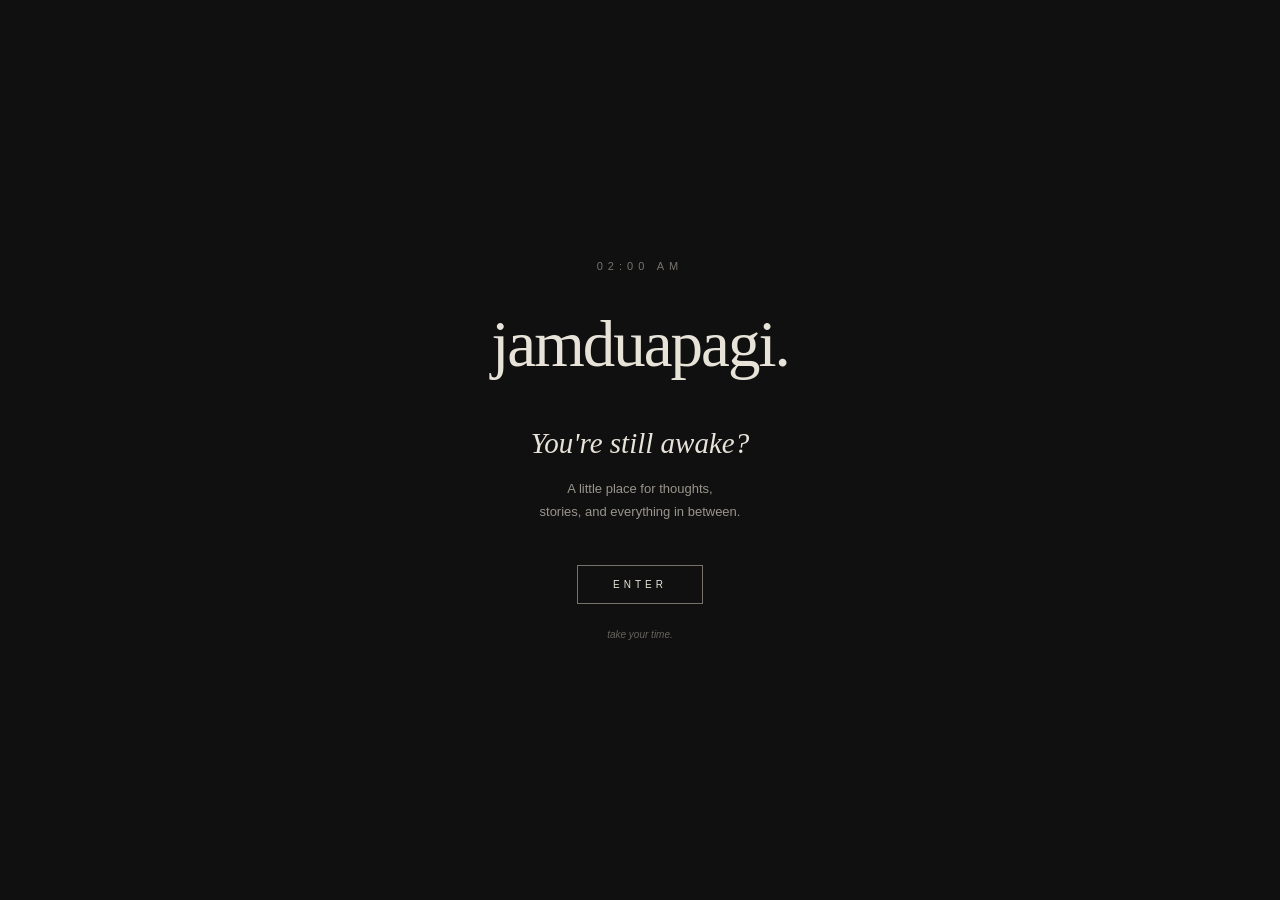
<file: index.html>
<!DOCTYPE html>
<html lang="en">
<head>
  <meta charset="UTF-8">
  <meta name="viewport" content="width=device-width, initial-scale=1.0">
  <title>jamduapagi.</title>
  <link rel="stylesheet" href="./style.css">
</head>
<body>
  <!-- OPENING SCREEN -->
  <div class="intro" id="intro">
    <div class="intro-content">
  <p class="time">02:00 AM</p>
  <h1>jamduapagi.</h1>
  <h2>You're still awake?</h2>
  <p class="intro-text">
    A little place for thoughts,<br>
    stories, and everything in between.
  </p>
  <button id="enterButton">ENTER</button>
  <p class="small-note">take your time.</p>
</div>
  </div>
  <!-- MAIN WEBSITE -->
  <main id="mainContent" class="hidden">
<header>
  <a href="#home" class="logo">jamduapagi.</a>
  <nav>
    <a href="#home">Home</a>
    <a href="./journal/">Journal</a>
    <a href="#moments">Moments</a>
    <a href="#about">About</a>
  </nav>
</header>
<!-- HOME -->
<section class="hero" id="home">
  <p class="eyebrow">A PERSONAL SPACE · EST. 02:00 AM</p>
  <h1>
    Somewhere between<br>
    awake and asleep.
  </h1>
  <p>
    A quiet corner of the internet where I keep
    little pieces of my thoughts and memories.
  </p>
</section>
<!-- JOURNAL -->
<section id="journal" class="journal-section">
  <div class="journal-heading">
    <p class="eyebrow">01 — JOURNAL</p>
    <h2>Words, thoughts & everything in between.</h2>
    <p>A collection of things I want to share and remember.</p>
  </div>
  <!-- ARTICLE PREVIEW -->
  <article class="journal-entry">
    <div class="article-meta">
      <span>001</span>
      <span>·</span>
      <span>PERSONAL</span>
      <span>·</span>
      <span>2 MIN READ</span>
    </div>
    <h3>Why 2 AM?</h3>
    <p class="article-subtitle">
      An introduction to this little corner of mine.
    </p>
    <p style="
      font-family: Arial, sans-serif;
      font-size: 14px;
      line-height: 1.9;
      color: #99958d;
      margin-bottom: 30px;
    ">
      A thought about the hours between midnight and morning,
      the people living through them, and the little space
      I wanted to create on the internet.
    </p>
    <a href="./journal/why-2-am.html"
       style="
         color: #e8e3d9;
         text-decoration: none;
         font-family: Arial, sans-serif;
         font-size: 10px;
         letter-spacing: 2px;
       ">
      READ ARTICLE →
    </a>
  </article>
  <!-- VIEW ALL JOURNALS -->
  <div style="text-align: center; margin-top: 65px;">
    <a href="./journal/"
       style="
         color: #99958d;
         text-decoration: none;
         font-family: Arial, sans-serif;
         font-size: 10px;
         letter-spacing: 3px;
       ">
      VIEW ALL JOURNALS →
    </a>
  </div>
</section>
<!-- MOMENTS -->
<section id="moments">
  <p class="eyebrow">02 — MOMENTS</p>
  <h2>Little things worth remembering.</h2>
  <p>Fragments of days that I don't want to forget.</p>
</section>
<!-- ABOUT -->
<section id="about">
  <p class="eyebrow">03 — ABOUT</p>
  <p>Just someone, somewhere.</p>

<p>
  This is my little space on the internet. Nothing too serious,
  just a place to exist.
</p>

<p>
  You'll find things written in both English and Bahasa Indonesia.
  Sometimes one feels more natural than the other.
  No rules, no particular format. Just words, thoughts,
  and stories in whatever language feels right.
</p>
</section>
<!-- FOOTER -->
<footer>
  <p>Made somewhere between awake and asleep.</p>
  <p>© <span id="year"></span> jamduapagi.</p>
</footer>
  </main>
  <script src="./script.js"></script>
</body>
</html>
</file>
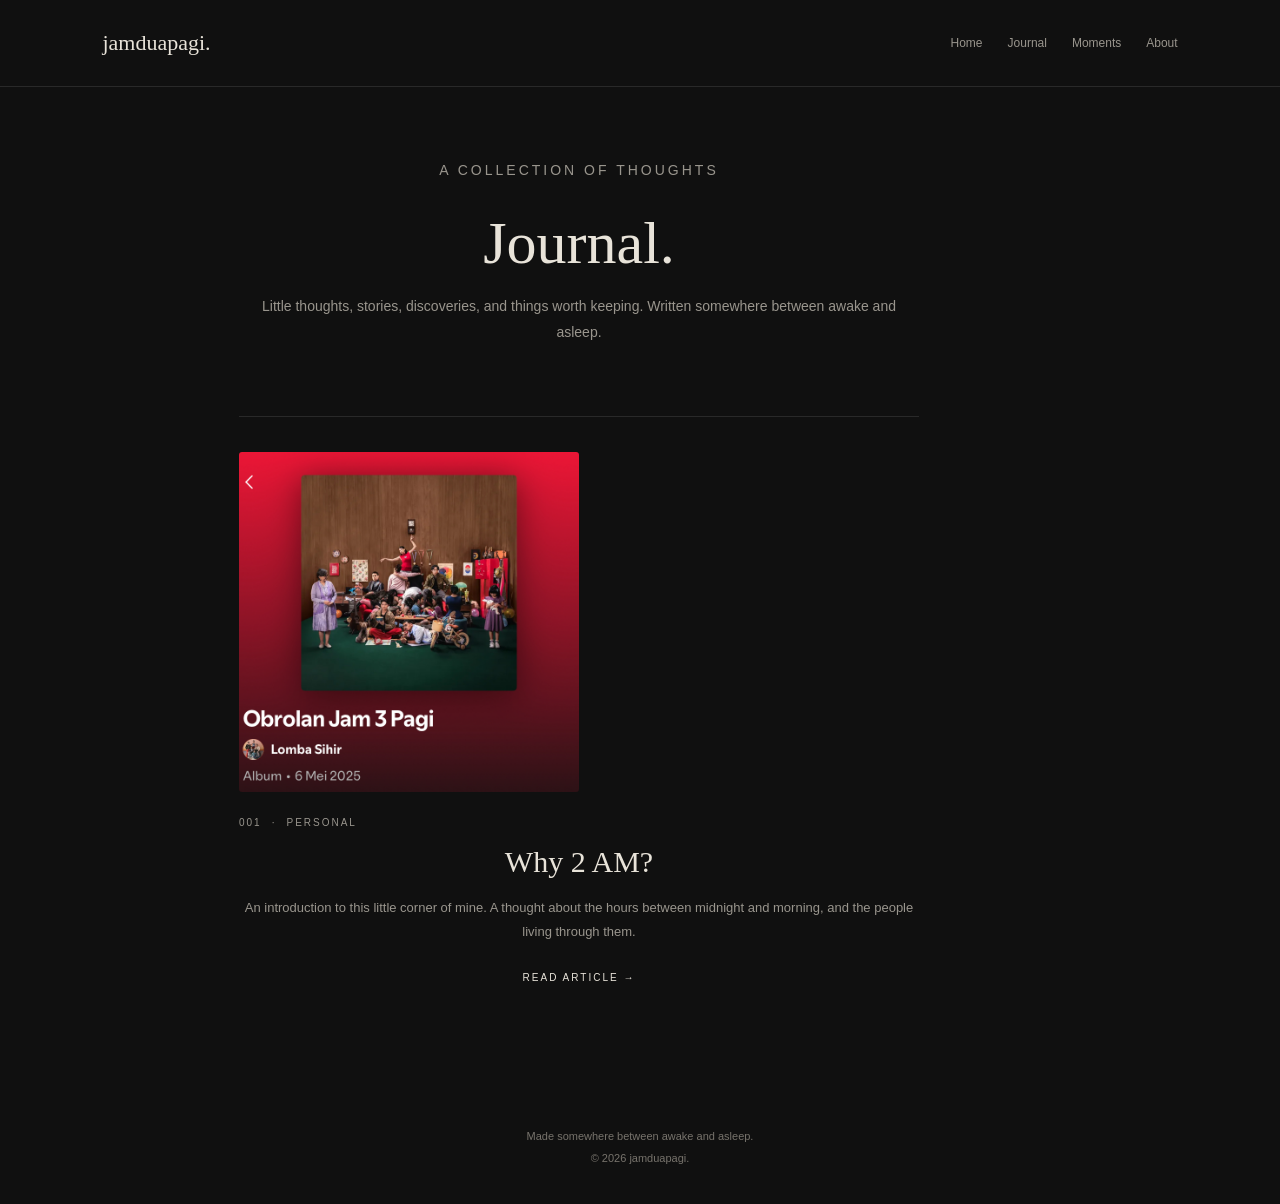
<file: journal/index.html>
<!DOCTYPE html>
<html lang="en">
<head>
  <meta charset="UTF-8">
  <meta name="viewport" content="width=device-width, initial-scale=1.0">
  <title>Journal — jamduapagi.</title>
  <link rel="stylesheet" href="../style.css">
  <style>
    .archive-container {
      max-width: 850px;
      margin: 0 auto;
      padding: 70px 24px;
    }
    .archive-intro {
      max-width: 680px;
      margin-bottom: 70px;
    }
    .archive-intro h1 {
      font-size: clamp(40px, 7vw, 60px);
      font-weight: normal;
      margin: 15px 0;
    }
    .archive-intro p {
      color: #99958d;
      font-family: Arial, sans-serif;
      font-size: 14px;
      line-height: 1.9;
    }
    .archive-list {
      max-width: 680px;
    }
    .archive-item {
      padding: 35px 0;
      border-top: 1px solid #292929;
    }
    .archive-image {
      display: block;
      width: 100%;
      max-width: 340px;
      aspect-ratio: 1 / 1;
      object-fit: cover;
      margin-bottom: 25px;
      border-radius: 3px;
    }
    .archive-meta {
      display: flex;
      gap: 10px;
      font-family: Arial, sans-serif;
      font-size: 10px;
      letter-spacing: 2px;
      color: #99958d;
    }
    .archive-item h2 {
      font-size: 30px;
      font-weight: normal;
      margin: 17px 0;
    }
    .archive-item p {
      font-family: Arial, sans-serif;
      color: #99958d;
      font-size: 13px;
      line-height: 1.9;
      margin-bottom: 22px;
    }
    .read-link {
      color: #e8e3d9;
      text-decoration: none;
      font-family: Arial, sans-serif;
      font-size: 10px;
      letter-spacing: 2px;
    }
    .read-link:hover {
      color: #99958d;
    }
    @media (max-width: 600px) {
      .archive-container {
        padding: 50px 22px;
      }
      .archive-image {
        max-width: 100%;
      }
    }
  </style>
</head>
<body>
  <header>
    <a href="../index.html" class="logo">jamduapagi.</a>
<nav>
  <a href="../index.html#home">Home</a>
  <a href="./index.html">Journal</a>
  <a href="../index.html#moments">Moments</a>
  <a href="../index.html#about">About</a>
</nav>
  </header>
  <main class="archive-container">
<div class="archive-intro">
  <p class="eyebrow">A COLLECTION OF THOUGHTS</p>
  <h1>Journal.</h1>
  <p>
    Little thoughts, stories, discoveries, and things
    worth keeping. Written somewhere between awake
    and asleep.
  </p>
</div>
<div class="archive-list">
  <article class="archive-item">
    <img
      class="archive-image"
      src="../images/IMG_7620.jpeg"
      alt="Cover photo for Why 2 AM."
      loading="lazy"
    >
    <div class="archive-meta">
      <span>001</span>
      <span>·</span>
      <span>PERSONAL</span>
    </div>
    <h2>Why 2 AM?</h2>
    <p>
      An introduction to this little corner of mine.
      A thought about the hours between midnight
      and morning, and the people living through them.
    </p>
    <a class="read-link" href="why-2-am.html">
      READ ARTICLE →
    </a>
  </article>
</div>
  </main>
  <footer>
    <p>Made somewhere between awake and asleep.</p>
    <p>© 2026 jamduapagi.</p>
  </footer>
</body>
</html>
</file>
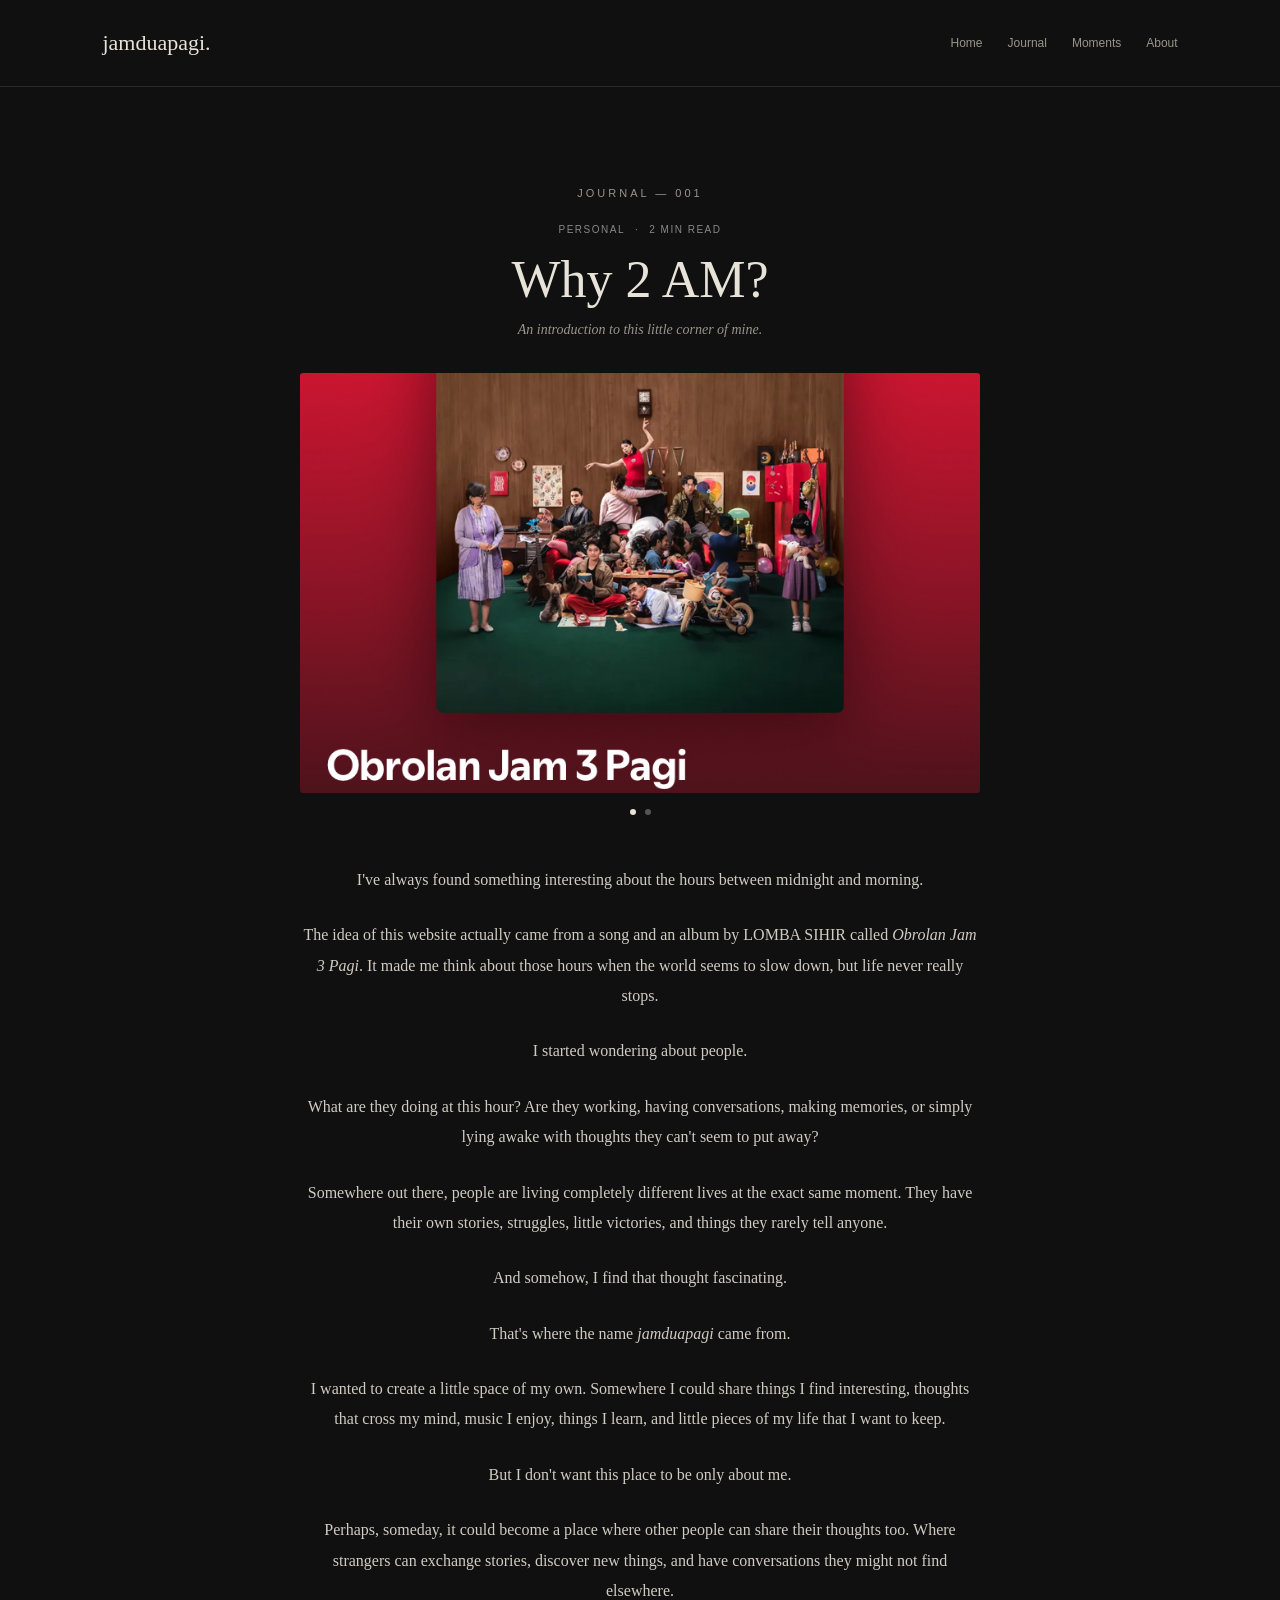
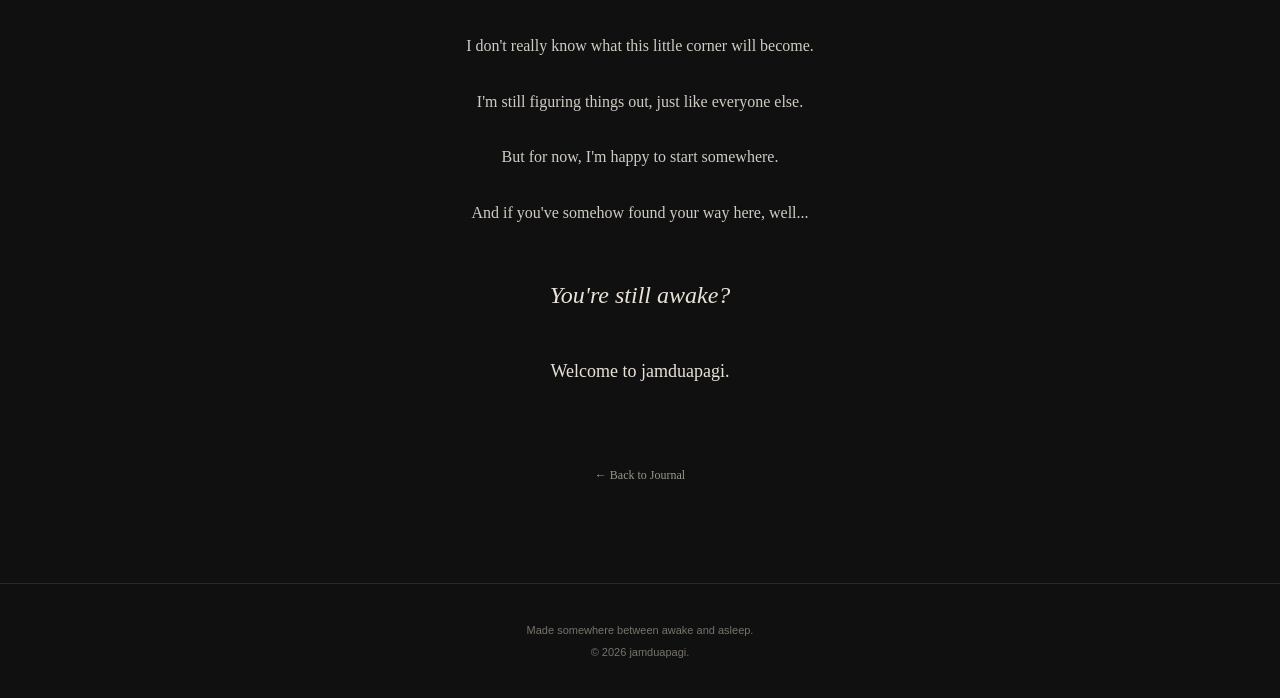
<file: journal/why-2-am.html>
<!DOCTYPE html>
<html lang="en">
<head>
  <meta charset="UTF-8">
  <meta name="viewport" content="width=device-width, initial-scale=1.0">

  <title>Why 2 AM? — jamduapagi.</title>

  <link rel="stylesheet" href="../style.css">

  <style>
    body {
      background: #101010;
      color: #e8e3d9;
    }

    .journal-section {
      padding: 100px 24px;
    }

    .journal-entry {
      max-width: 680px;
      margin: auto;
    }

    .eyebrow {
      font-size: 11px;
      letter-spacing: 3px;
      color: #99958d;
    }

    .article-meta {
      display: flex;
      gap: 10px;
      margin: 25px 0 15px;
      font-size: 10px;
      letter-spacing: 1.5px;
      color: #888;
    }

    .journal-entry h1 {
      font-family: Georgia, serif;
      font-size: clamp(34px, 7vw, 52px);
      font-weight: normal;
      margin-bottom: 12px;
    }

    .article-subtitle {
      color: #99958d;
      font-size: 14px;
      margin-bottom: 35px;
    }

    /* GALLERY */

    .photo-gallery {
      width: 100%;
      margin: 35px 0 50px;
    }

    .gallery-track {
      display: flex;
      overflow-x: auto;
      scroll-snap-type: x mandatory;
      scrollbar-width: none;
      border-radius: 3px;
    }

    .gallery-track::-webkit-scrollbar {
      display: none;
    }

    .gallery-track img {
  flex: 0 0 100%;
  width: 100%;
  aspect-ratio: 1 / 1;
  max-height: 420px;
  object-fit: cover;
  scroll-snap-align: start;
    }

    .gallery-dots {
      display: flex;
      justify-content: center;
      gap: 9px;
      margin-top: 16px;
    }

    .gallery-dots button {
      width: 6px;
      height: 6px;
      padding: 0;
      border: none;
      border-radius: 50%;
      background: #555;
      cursor: pointer;
    }

    .gallery-dots button.active {
      background: #e8e3d9;
    }

    /* ARTICLE BODY */

    .article-body {
      font-family: Georgia, serif;
      font-size: 16px;
      line-height: 1.9;
      color: #d0ccc3;
    }

    .article-body p {
      margin-bottom: 25px;
    }

    .article-ending {
      color: #e8e3d9;
      font-style: italic;
    }

    .welcome-ending {
      color: #e8e3d9;
      margin-top: 35px;
    }

    .back-link {
      display: inline-block;
      margin-top: 55px;
      color: #99958d;
      text-decoration: none;
      font-size: 12px;
    }

    .back-link:hover {
      color: #e8e3d9;
    }

    @media (max-width: 600px) {
      .journal-section {
        padding: 75px 22px;
      }

      .article-body {
        font-size: 15px;
      }
    }
  </style>
</head>

<body>

  <!-- HEADER -->

  <header>
    <a href="../index.html" class="logo">jamduapagi.</a>

    <nav>
      <a href="../index.html#home">Home</a>
      <a href="./index.html">Journal</a>
      <a href="../index.html#moments">Moments</a>
      <a href="../index.html#about">About</a>
    </nav>
  </header>


  <!-- ARTICLE -->

  <section class="journal-section">

    <article class="journal-entry">

      <p class="eyebrow">JOURNAL — 001</p>

      <div class="article-meta">
        <span>PERSONAL</span>
        <span>·</span>
        <span>2 MIN READ</span>
      </div>

      <h1>Why 2 AM?</h1>

      <p class="article-subtitle">
        An introduction to this little corner of mine.
      </p>


      <!-- PHOTO GALLERY -->

      <div class="photo-gallery">

        <div class="gallery-track" id="galleryTrack">

          <img
            src="../images/IMG_7620.jpeg"
            alt="A moment captured at night"
          >

          <img
            src="../images/IMG_7623.jpeg"
            alt="Another moment worth remembering"
          >

        </div>

        <div class="gallery-dots">
          <button class="active" aria-label="Photo 1"></button>
          <button aria-label="Photo 2"></button>
        </div>

      </div>


      <!-- ARTICLE CONTENT -->

      <div class="article-body">

        <p>
          I've always found something interesting about the
          hours between midnight and morning.
        </p>

        <p>
          The idea of this website actually came from a song
          and an album by LOMBA SIHIR called
          <em>Obrolan Jam 3 Pagi</em>. It made me think about
          those hours when the world seems to slow down,
          but life never really stops.
        </p>

        <p>I started wondering about people.</p>

        <p>
          What are they doing at this hour? Are they working,
          having conversations, making memories, or simply
          lying awake with thoughts they can't seem to put away?
        </p>

        <p>
          Somewhere out there, people are living completely
          different lives at the exact same moment. They have
          their own stories, struggles, little victories, and
          things they rarely tell anyone.
        </p>

        <p>And somehow, I find that thought fascinating.</p>

        <p>
          That's where the name <em>jamduapagi</em> came from.
        </p>

        <p>
          I wanted to create a little space of my own.
          Somewhere I could share things I find interesting,
          thoughts that cross my mind, music I enjoy,
          things I learn, and little pieces of my life
          that I want to keep.
        </p>

        <p>But I don't want this place to be only about me.</p>

        <p>
          Perhaps, someday, it could become a place where
          other people can share their thoughts too. Where
          strangers can exchange stories, discover new things,
          and have conversations they might not find elsewhere.
        </p>

        <p>
          I don't really know what this little corner will become.
        </p>

        <p>
          I'm still figuring things out, just like everyone else.
        </p>

        <p>But for now, I'm happy to start somewhere.</p>

        <p>And if you've somehow found your way here, well...</p>

        <p class="article-ending">
          You're still awake?
        </p>

        <p class="welcome-ending">
          Welcome to jamduapagi.
        </p>

      </div>


      <a href="./index.html" class="back-link">
        ← Back to Journal
      </a>

    </article>

  </section>


  <!-- FOOTER -->

  <footer>
    <p>Made somewhere between awake and asleep.</p>
    <p>© 2026 jamduapagi.</p>
  </footer>


  <!-- GALLERY SCRIPT -->

  <script>

    const track = document.getElementById("galleryTrack");
    const dots = document.querySelectorAll(".gallery-dots button");

    dots.forEach((dot, index) => {

      dot.addEventListener("click", () => {

        track.scrollTo({
          left: track.clientWidth * index,
          behavior: "smooth"
        });

      });

    });

    track.addEventListener("scroll", () => {

      const index = Math.round(
        track.scrollLeft / track.clientWidth
      );

      dots.forEach((dot, i) => {
        dot.classList.toggle("active", i === index);
      });

    });

  </script>

</body>
</html>
</file>
<file: style.css>
/* =========================
   GLOBAL
========================= */
* {
  margin: 0;
  padding: 0;
  box-sizing: border-box;
}
html {
  scroll-behavior: smooth;
}
body {
  background: #101010;
  color: #e8e3d9;
  font-family: Georgia, serif;
  text-align: center;
}
.hidden {
  display: none !important;
}
/* =========================
   OPENING SCREEN
========================= */
.intro {
  position: fixed;
  inset: 0;
  z-index: 10;
  background: #101010;
  display: flex;
  align-items: center;
  justify-content: center;
  text-align: center;
  transition: opacity 1s ease, visibility 1s ease;
}
.intro-content {
  padding: 25px;
  animation: appear 1.5s ease;
}
.time {
  font-family: Arial, sans-serif;
  font-size: 11px;
  letter-spacing: 5px;
  color: #77736c;
  margin-bottom: 35px;
}
.intro h1 {
  font-size: clamp(38px, 8vw, 65px);
  font-weight: normal;
  letter-spacing: -2px;
  margin-bottom: 45px;
}
.intro h2 {
  font-size: clamp(21px, 4vw, 29px);
  font-weight: normal;
  font-style: italic;
  margin-bottom: 17px;
}
.intro-text {
  font-family: Arial, sans-serif;
  color: #99958d;
  font-size: 13px;
  line-height: 1.8;
}
#enterButton {
  margin-top: 42px;
  padding: 13px 35px;
  border: 1px solid #77736c;
  background: transparent;
  color: #e8e3d9;
  font-size: 10px;
  letter-spacing: 4px;
  cursor: pointer;
  transition: 0.3s;
}
#enterButton:hover {
  background: #e8e3d9;
  color: #101010;
}
.small-note {
  margin-top: 25px;
  font-family: Arial, sans-serif;
  font-size: 10px;
  color: #68645e;
  font-style: italic;
}
.intro.hide {
  opacity: 0;
  visibility: hidden;
}
/* =========================
   HEADER & NAVIGATION
========================= */
header {
  padding: 30px 8%;
  display: flex;
  justify-content: space-between;
  align-items: center;
  border-bottom: 1px solid #292929;
  text-align: center;
}
.logo {
  color: #e8e3d9;
  text-decoration: none;
  font-size: 22px;
  text-align: center;
}
nav {
  display: flex;
  gap: 25px;
  justify-content: center;
  align-items: center;
}
nav a {
  color: #99958d;
  text-decoration: none;
  font-family: Arial, sans-serif;
  font-size: 12px;
  transition: 0.3s;
  text-align: center;
}
nav a:hover {
  color: white;
}
/* =========================
   SECTIONS
========================= */
section {
  padding: 110px 12%;
  border-bottom: 1px solid #292929;
  text-align: center;
}
.hero {
  min-height: 75vh;
  display: flex;
  flex-direction: column;
  justify-content: center;
  align-items: center;
}
.eyebrow {
  font-family: Arial, sans-serif;
  font-size: 10px;
  letter-spacing: 3px;
  color: #858078;
  margin-bottom: 25px;
  text-align: center;
}
section h1 {
  font-size: clamp(38px, 7vw, 70px);
  font-weight: normal;
  line-height: 1.15;
  margin-bottom: 25px;
  text-align: center;
}
section h2 {
  font-size: clamp(25px, 5vw, 40px);
  font-weight: normal;
  margin-bottom: 20px;
  text-align: center;
}
section > p:not(.eyebrow) {
  font-family: Arial, sans-serif;
  font-size: 14px;
  line-height: 1.9;
  color: #99958d;
  max-width: 550px;
  margin-left: auto;
  margin-right: auto;
  text-align: center;
}
/* =========================
   JOURNAL
========================= */
.journal-section {
  padding-top: 100px;
  padding-bottom: 100px;
  text-align: center;
}
.journal-heading {
  margin-bottom: 80px;
  text-align: center;
}
.journal-entry {
  max-width: 680px;
  margin: 0 auto;
  text-align: center;
}
.article-meta {
  display: flex;
  gap: 12px;
  justify-content: center;
  align-items: center;
  font-family: Arial, sans-serif;
  font-size: 10px;
  letter-spacing: 2px;
  color: #858078;
  margin-bottom: 25px;
  text-align: center;
}
.journal-entry h3 {
  font-size: clamp(35px, 6vw, 52px);
  font-weight: normal;
  margin-bottom: 12px;
  text-align: center;
}
.article-subtitle {
  color: #858078;
  font-style: italic;
  margin-bottom: 55px;
  text-align: center;
}
.article-body {
  font-family: Arial, sans-serif;
  font-size: 14px;
  line-height: 2;
  color: #b5b0a7;
  text-align: center;
}
.article-body p {
  margin-bottom: 25px;
  text-align: center;
}
.article-ending {
  font-family: Georgia, serif;
  font-size: 24px;
  font-style: italic;
  color: #e8e3d9;
  margin-top: 45px;
  text-align: center;
}
.welcome-ending {
  font-family: Georgia, serif;
  color: #e8e3d9;
  font-size: 18px;
  text-align: center;
}
/* =========================
   FOOTER
========================= */
footer {
  padding: 35px 12%;
  color: #77736c;
  font-family: Arial, sans-serif;
  font-size: 11px;
  line-height: 2;
  text-align: center;
  width: 100%;
}
/* =========================
   ANIMATION
========================= */
@keyframes appear {
  from {
    opacity: 0;
    transform: translateY(15px);
  }
  to {
    opacity: 1;
    transform: translateY(0);
  }
}
/* =========================
   MOBILE
========================= */
@media (max-width: 600px) {
  header {
    flex-direction: column;
    gap: 20px;
  }
  nav {
    gap: 17px;
    flex-wrap: wrap;
  }
  nav a {
    font-size: 11px;
  }
  section {
    padding: 85px 8%;
  }
  .journal-heading {
    margin-bottom: 55px;
  }
  .article-meta {
    flex-wrap: wrap;
  }
  .article-body {
    font-size: 13px;
  }
}
</file>
